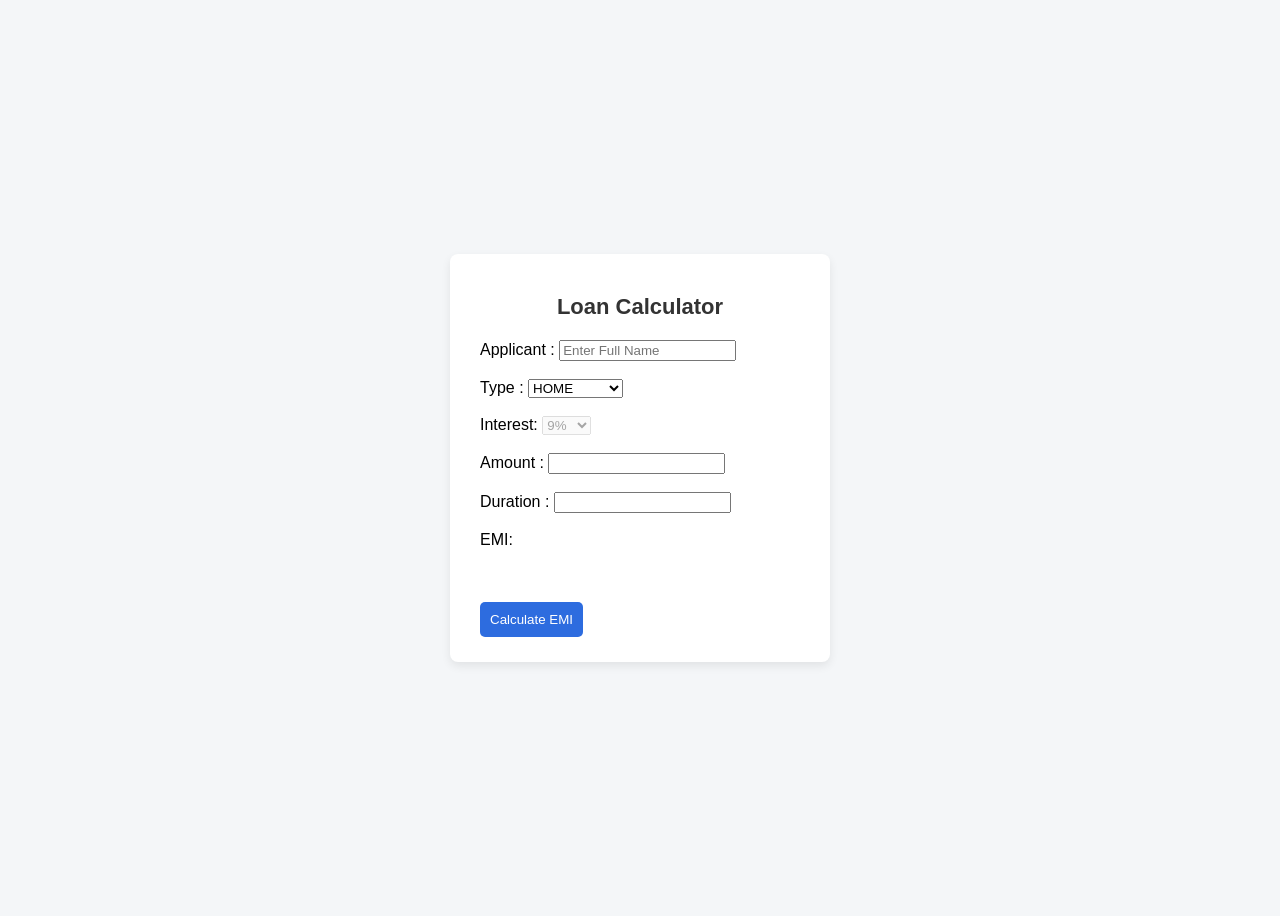
<file: assignment/index.html>
<!DOCTYPE html>
<html>
<head>
    <meta charset="UTF-8" />
    <title>Loan Calculator</title>
    <link href="style.css" rel="stylesheet"/>
    <script src="script.js"></script>
</head>
<body>
     <div id="calculator">
    <h1> Loan Calculator</h1>
    <form id="form1" onsubmit="calculateEMI(event); false">
        Applicant : <input type="text" placeholder="Enter Full Name" id="aplicant_n" required>
        <br><br>
        Type :      <select id="type" required onchange="selectInterest(this.value); setLimits(this.value)">
                       <option value="HOME">HOME</option>
                       <option value="CAR">CAR</option>
                       <option value="PERSONAL">PERSONAL</option>
                    </select>
        <br><br>
        Interest: <select id="interest" disabled >
                     <option value="9%"> 9%</option>
                     <option value="12%"> 12%</option>
                     <option value="15%">15%</option>
                  </select>
        <br><br>
        Amount : <input type="number" id="amt">
        <br><br>
        Duration : <input type="number" id="dur">
        <br><br>
        EMI: <h2 id="emi_amt"></h2>
        <br><br>
        <button type ="submit" value="Calculate EMI" id="cal">Calculate EMI</button>
    </form>
    </div>
    
</body>
</html>
</file>
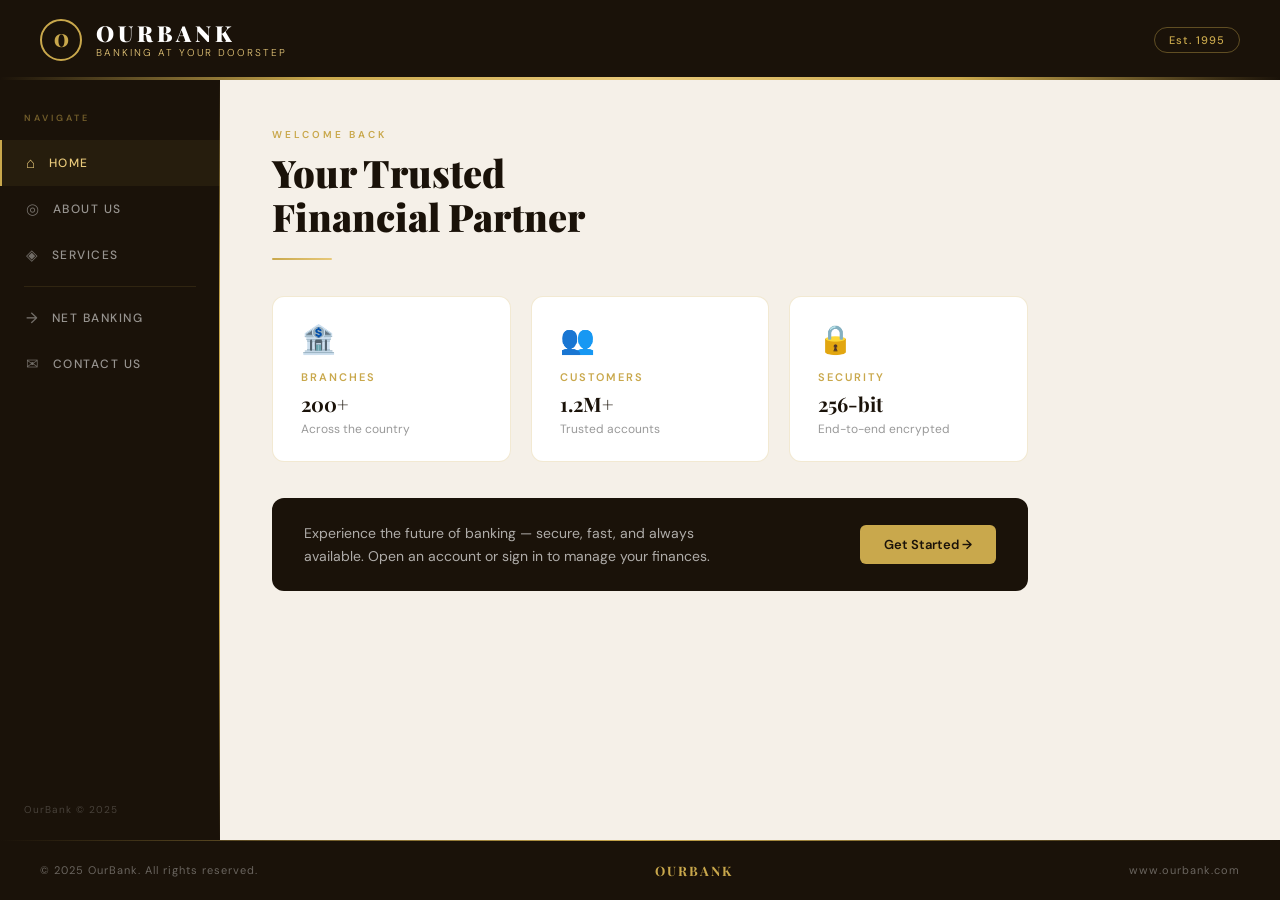
<file: assignment2/index.html>
<!DOCTYPE html>
<html lang="en">
<head>
  <meta charset="UTF-8">
  <meta name="viewport" content="width=device-width, initial-scale=1.0">
  <title>OurBank — Banking at Your Doorstep</title>
  <link href="https://fonts.googleapis.com/css2?family=Playfair+Display:wght@400;700;900&family=DM+Sans:wght@300;400;500;600&display=swap" rel="stylesheet">
  <link rel="stylesheet" href="style.css">
</head>
<body>

  <header>
    <div class="logo-wrap">
      <div class="logo-icon">O</div>
      <div class="logo-text">
        <h1>OURBANK</h1>
        <p>Banking at Your Doorstep</p>
      </div>
    </div>
    <div class="header-badge">Est. 1995</div>
  </header>

  <div class="shell">
    <nav class="sidebar">
      <div class="nav-section-label">Navigate</div>
      <a class="nav-link active" onclick="loadPage('home', this)">
        <span class="nav-icon">⌂</span> Home
      </a>
      <a class="nav-link" onclick="loadPage('about', this)">
        <span class="nav-icon">◎</span> About Us
      </a>
      <a class="nav-link" onclick="loadPage('services', this)">
        <span class="nav-icon">◈</span> Services
      </a>
      <div class="nav-divider"></div>
      <a class="nav-link" onclick="loadPage('login', this)">
        <span class="nav-icon">→</span> Net Banking
      </a>
      <a class="nav-link" onclick="loadPage('contact', this)">
        <span class="nav-icon">✉</span> Contact Us
      </a>
      <div class="sidebar-footer">OurBank © 2025</div>
    </nav>

    <div class="content-area" id="contentArea"></div>
  </div>

  <footer>
    <p>© 2025 OurBank. All rights reserved.</p>
    <div class="footer-brand">OURBANK</div>
    <p>www.ourbank.com</p>
  </footer>

  <script src="script.js"></script>
</body>
</html>
</file>
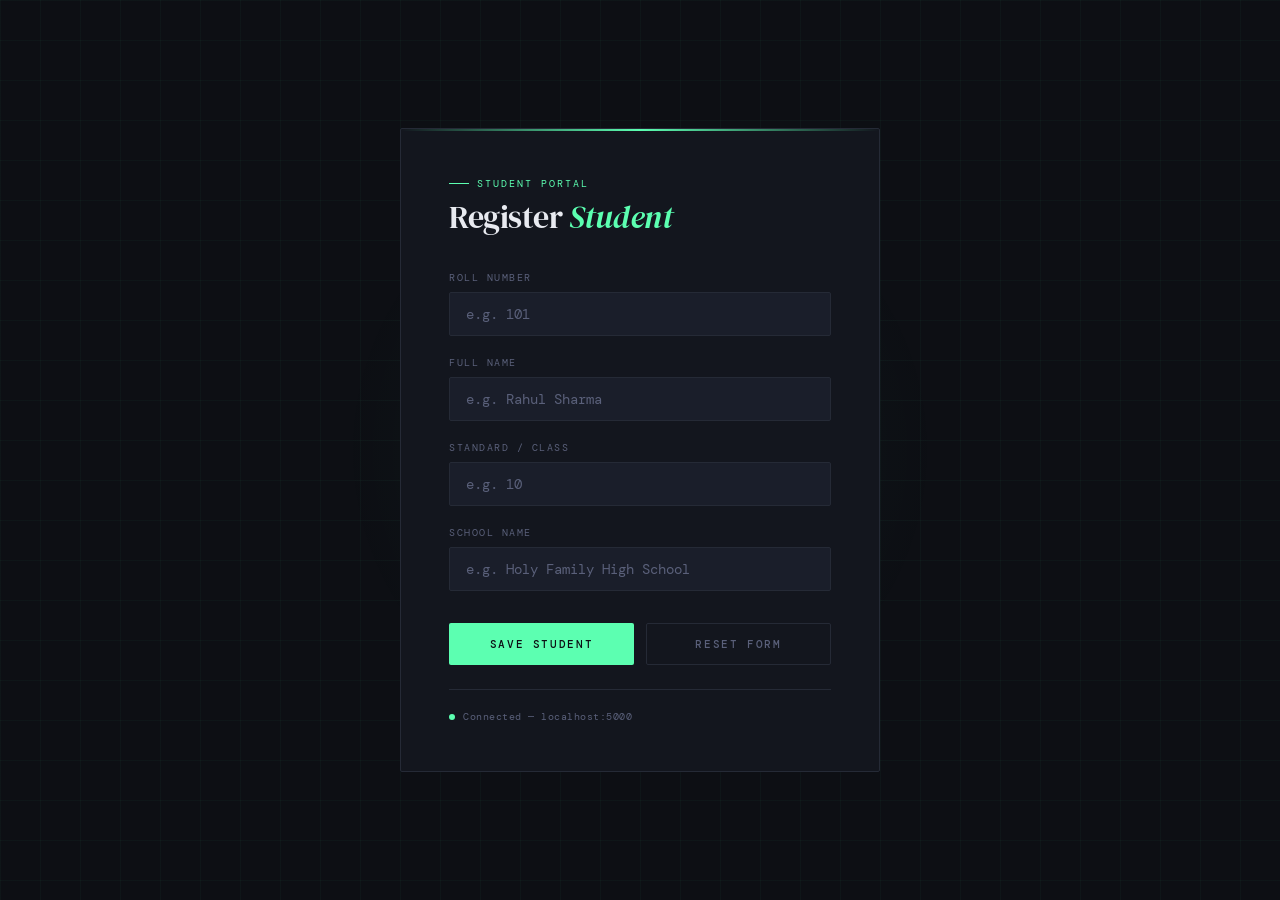
<file: Assignment_Spring/demo/src/main/webapp/index.html>
<!DOCTYPE html>
<html lang="en">
<head>
  <meta charset="UTF-8"/>
  <meta name="viewport" content="width=device-width, initial-scale=1.0"/>
  <title>Student Registration</title>
  <link href="https://fonts.googleapis.com/css2?family=DM+Serif+Display:ital@0;1&family=DM+Mono:wght@300;400;500&display=swap" rel="stylesheet"/>
  <style>
    *, *::before, *::after { box-sizing: border-box; margin: 0; padding: 0; }

    :root {
      --bg:       #0d0f14;
      --surface:  #13161e;
      --border:   #252a36;
      --accent:   #5cffb1;
      --accent2:  #ff6b6b;
      --text:     #e8eaf0;
      --muted:    #5a607a;
      --input-bg: #1a1e2a;
    }

    body {
      min-height: 100vh;
      background: var(--bg);
      display: flex;
      align-items: center;
      justify-content: center;
      font-family: 'DM Mono', monospace;
      color: var(--text);
    }

    /* Animated grid background */
    body::before {
      content: '';
      position: fixed;
      inset: 0;
      background-image:
        linear-gradient(rgba(92,255,177,0.03) 1px, transparent 1px),
        linear-gradient(90deg, rgba(92,255,177,0.03) 1px, transparent 1px);
      background-size: 40px 40px;
      animation: gridMove 20s linear infinite;
      pointer-events: none;
    }

    @keyframes gridMove {
      0%   { background-position: 0 0; }
      100% { background-position: 40px 40px; }
    }

    /* Glow blob */
    body::after {
      content: '';
      position: fixed;
      width: 600px; height: 600px;
      background: radial-gradient(circle, rgba(92,255,177,0.06) 0%, transparent 70%);
      top: 50%; left: 50%;
      transform: translate(-50%, -50%);
      pointer-events: none;
      animation: pulse 4s ease-in-out infinite;
    }

    @keyframes pulse {
      0%, 100% { opacity: 0.6; transform: translate(-50%,-50%) scale(1); }
      50%       { opacity: 1;   transform: translate(-50%,-50%) scale(1.1); }
    }

    .card {
      position: relative;
      width: 480px;
      background: var(--surface);
      border: 1px solid var(--border);
      border-radius: 2px;
      padding: 48px;
      z-index: 1;
      animation: slideUp 0.6s cubic-bezier(0.16,1,0.3,1) both;
    }

    @keyframes slideUp {
      from { opacity: 0; transform: translateY(30px); }
      to   { opacity: 1; transform: translateY(0); }
    }

    /* Top accent line */
    .card::before {
      content: '';
      position: absolute;
      top: 0; left: 0; right: 0;
      height: 2px;
      background: linear-gradient(90deg, transparent, var(--accent), transparent);
    }

    .tag {
      font-size: 10px;
      letter-spacing: 0.2em;
      text-transform: uppercase;
      color: var(--accent);
      margin-bottom: 10px;
      display: flex;
      align-items: center;
      gap: 8px;
    }

    .tag::before {
      content: '';
      width: 20px; height: 1px;
      background: var(--accent);
    }

    h1 {
      font-family: 'DM Serif Display', serif;
      font-size: 32px;
      font-weight: 400;
      line-height: 1.1;
      letter-spacing: -0.5px;
      margin-bottom: 36px;
    }

    h1 em { font-style: italic; color: var(--accent); }

    .form-group { margin-bottom: 20px; }

    label {
      display: block;
      font-size: 10px;
      letter-spacing: 0.15em;
      text-transform: uppercase;
      color: var(--muted);
      margin-bottom: 8px;
    }

    input {
      width: 100%;
      background: var(--input-bg);
      border: 1px solid var(--border);
      border-radius: 2px;
      padding: 12px 16px;
      font-family: 'DM Mono', monospace;
      font-size: 14px;
      color: var(--text);
      outline: none;
      transition: border-color 0.2s, box-shadow 0.2s, background 0.2s;
    }

    input::placeholder { color: var(--muted); }

    input:focus {
      border-color: var(--accent);
      box-shadow: 0 0 0 3px rgba(92,255,177,0.08);
      background: #1e2330;
    }

    input:hover:not(:focus) { border-color: #353b4e; }

    input.error {
      border-color: var(--accent2) !important;
      box-shadow: 0 0 0 3px rgba(255,107,107,0.08);
    }

    /* Remove number spinners */
    input[type=number]::-webkit-inner-spin-button,
    input[type=number]::-webkit-outer-spin-button { -webkit-appearance: none; }
    input[type=number] { -moz-appearance: textfield; }

    .field-error {
      font-size: 10px;
      color: var(--accent2);
      margin-top: 5px;
      letter-spacing: 0.05em;
      display: none;
    }
    .field-error.show { display: block; }

    .btn-row {
      display: grid;
      grid-template-columns: 1fr 1fr;
      gap: 12px;
      margin-top: 32px;
    }

    button {
      padding: 13px 20px;
      font-family: 'DM Mono', monospace;
      font-size: 11px;
      letter-spacing: 0.15em;
      text-transform: uppercase;
      font-weight: 500;
      border: none;
      border-radius: 2px;
      cursor: pointer;
      transition: all 0.2s;
      position: relative;
      overflow: hidden;
    }

    .btn-save {
      background: var(--accent);
      color: #0d0f14;
    }

    .btn-save:hover {
      box-shadow: 0 0 20px rgba(92,255,177,0.35);
      transform: translateY(-1px);
    }

    .btn-save:active { transform: translateY(0); }

    /* Loading state */
    .btn-save.loading { pointer-events: none; opacity: 0.7; }

    .btn-save.loading::before {
      content: '';
      position: absolute;
      width: 14px; height: 14px;
      border: 2px solid rgba(13,15,20,0.3);
      border-top-color: #0d0f14;
      border-radius: 50%;
      top: 50%; left: 50%;
      margin: -7px 0 0 -7px;
      animation: spin 0.6s linear infinite;
    }

    .btn-save.loading span { opacity: 0; }

    @keyframes spin { to { transform: rotate(360deg); } }

    .btn-reset {
      background: transparent;
      color: var(--muted);
      border: 1px solid var(--border);
    }

    .btn-reset:hover {
      border-color: var(--accent2);
      color: var(--accent2);
      box-shadow: 0 0 12px rgba(255,107,107,0.12);
      transform: translateY(-1px);
    }

    .btn-reset:active { transform: translateY(0); }

    /* Status bar */
    .status-bar {
      display: flex;
      align-items: center;
      gap: 8px;
      margin-top: 24px;
      padding-top: 20px;
      border-top: 1px solid var(--border);
      font-size: 10px;
      color: var(--muted);
      letter-spacing: 0.05em;
    }

    .dot {
      width: 6px; height: 6px;
      border-radius: 50%;
      background: var(--accent);
      flex-shrink: 0;
      animation: blink 2s ease-in-out infinite;
    }

    @keyframes blink {
      0%, 100% { opacity: 1; }
      50%       { opacity: 0.3; }
    }

    /* Toast */
    .toast {
      position: fixed;
      bottom: 32px;
      left: 50%;
      transform: translateX(-50%) translateY(80px);
      padding: 12px 28px;
      border-radius: 2px;
      font-size: 12px;
      letter-spacing: 0.05em;
      font-family: 'DM Mono', monospace;
      transition: transform 0.4s cubic-bezier(0.16,1,0.3,1), opacity 0.4s;
      opacity: 0;
      z-index: 100;
      white-space: nowrap;
    }

    .toast.show  { transform: translateX(-50%) translateY(0); opacity: 1; }
    .toast.success { background: var(--accent); color: #0d0f14; }
    .toast.error   {
      background: #1a1e2a;
      color: var(--accent2);
      border: 1px solid var(--accent2);
    }
  </style>
</head>
<body>

<div class="card">
  <div class="tag">Student Portal</div>
  <h1>Register <em>Student</em></h1>

  <form id="studentForm" novalidate>

    <div class="form-group">
      <label for="rollNo">Roll Number</label>
      <input type="number" id="rollNo" placeholder="e.g. 101" autocomplete="off"/>
      <div class="field-error" id="rollNo-error">Roll number is required</div>
    </div>

    <div class="form-group">
      <label for="name">Full Name</label>
      <input type="text" id="name" placeholder="e.g. Rahul Sharma" autocomplete="off"/>
      <div class="field-error" id="name-error">Name is required</div>
    </div>

    <div class="form-group">
      <label for="std">Standard / Class</label>
      <input type="number" id="std" placeholder="e.g. 10" autocomplete="off"/>
      <div class="field-error" id="std-error">Standard is required</div>
    </div>

    <div class="form-group">
      <label for="School">School Name</label>
      <input type="text" id="School" placeholder="e.g. Holy Family High School" autocomplete="off"/>
      <div class="field-error" id="School-error">School name is required</div>
    </div>

    <div class="btn-row">
      <button type="submit" class="btn-save" id="saveBtn">
        <span>Save Student</span>
      </button>
      <button type="button" class="btn-reset" id="resetBtn">
        Reset Form
      </button>
    </div>

  </form>

  <div class="status-bar">
    <div class="dot"></div>
    <span id="statusText">Connected — localhost:5000</span>
  </div>
</div>

<div class="toast" id="toast"></div>

<script>
  const API    = '/student/add';   // relative URL — works because HTML is served by Spring Boot
  const fields = ['rollNo', 'name', 'std', 'School'];

  // ── Validate one field ────────────────────────────────────────────
  function validate(id) {
    const input = document.getElementById(id);
    const error = document.getElementById(id + '-error');
    const empty = input.value.trim() === '';
    input.classList.toggle('error', empty);
    error.classList.toggle('show',  empty);
    return !empty;
  }

  // Live validation — clears error as user types
  fields.forEach(id =>
    document.getElementById(id).addEventListener('input', () => validate(id))
  );

  // ── Toast ─────────────────────────────────────────────────────────
  function showToast(msg, type = 'success') {
    const t = document.getElementById('toast');
    t.textContent = msg;
    t.className   = `toast ${type} show`;
    setTimeout(() => { t.className = `toast ${type}`; }, 3000);
  }

  // ── Status text helper ────────────────────────────────────────────
  function setStatus(text) {
    document.getElementById('statusText').textContent = text;
  }

  // ── Reset button ──────────────────────────────────────────────────
  document.getElementById('resetBtn').addEventListener('click', () => {
    document.getElementById('studentForm').reset();
    fields.forEach(id => {
      document.getElementById(id).classList.remove('error');
      document.getElementById(id + '-error').classList.remove('show');
    });
    setStatus('Connected — localhost:5000');
    showToast('Form cleared', 'error');
  });

  // ── Save / Submit ─────────────────────────────────────────────────
  document.getElementById('studentForm').addEventListener('submit', async (e) => {
    e.preventDefault();

    // Validate all — stop if any field empty
    if (!fields.map(validate).every(Boolean)) return;

    const payload = {
      rollNo : parseInt(document.getElementById('rollNo').value),
      name   : document.getElementById('name').value.trim(),
      std    : parseInt(document.getElementById('std').value),
      School : document.getElementById('School').value.trim()
    };

    const btn = document.getElementById('saveBtn');
    btn.classList.add('loading');
    setStatus('Saving to DB_1 & DB_2...');

    try {
      const res  = await fetch(API, {
        method  : 'POST',
        headers : { 'Content-Type': 'application/json' },
        body    : JSON.stringify(payload)
      });

      const msg = await res.text();

      if (res.ok) {
        showToast('✓ ' + msg);
        setStatus('Saved successfully to DB_1 & DB_2');
        document.getElementById('studentForm').reset();
        // Clear any leftover error states after reset
        fields.forEach(id => {
          document.getElementById(id).classList.remove('error');
          document.getElementById(id + '-error').classList.remove('show');
        });
      } else {
        showToast('✗ ' + msg, 'error');
        setStatus('Server error: ' + res.status);
      }

    } catch (err) {
      showToast('✗ Cannot reach server', 'error');
      setStatus('Connection failed — is Spring Boot running?');
    } finally {
      btn.classList.remove('loading');
    }
  });
</script>

</body>
</html>
</file>
<file: assignment/style.css>
/* Basic Reset */
* {
    box-sizing: border-box;
    font-family: Arial, sans-serif;
}

/* Center the calculator */
body {
    height: 100vh;
    display: flex;
    justify-content: center;
    align-items: center;
    background-color: #f4f6f8;
}

/* Container */
#calculator {
    background-color: white;
    padding: 25px 30px;
    width: 380px;
    border-radius: 8px;
    box-shadow: 0 4px 10px rgba(0, 0, 0, 0.08);
}

/* Heading */
#calculator h1 {
    text-align: center;
    margin-bottom: 20px;
    font-size: 22px;
    color: #333;
}

/* Form layout */
/* form {
    display: flex;
    flex-direction: column;
    gap: 12px;
} */

/* Inputs and Select */
/* input,
select {
    padding: 8px;
    border-radius: 5px;
    border: 1px solid #ccc;
    font-size: 14px;
} */

/* Button */
button {
    padding: 10px;
    border: none;
    border-radius: 5px;
    background-color: #2d6cdf;
    color: white;
    cursor: pointer;
}

button:hover {
    background-color: #1f4fbf;
}

/* EMI display */
#emi_amt {
    text-align: center;
    font-size: 20px;
    color: #2d6cdf;
    margin-top: 10px;
}
</file>
<file: assignment2/style.css>
*, *::before, *::after { box-sizing: border-box; margin: 0; padding: 0; }

:root {
  --gold: #c9a84c;
  --gold-light: #e8c97a;
  --gold-pale: #fdf6e3;
  --dark: #1a1209;
  --mid: #3d2e0e;
  --ink: #2c2010;
  --smoke: #f5f0e8;
  --white: #ffffff;
  --sidebar-w: 220px;
}

html, body {
  height: 100%;
  font-family: 'DM Sans', sans-serif;
  background: var(--smoke);
  color: var(--ink);
}

/* ── HEADER ── */
header {
  background: var(--dark);
  display: flex;
  align-items: center;
  justify-content: space-between;
  padding: 0 40px;
  height: 80px;
  position: relative;
  overflow: hidden;
}
header::after {
  content: '';
  position: absolute;
  bottom: 0; left: 0; right: 0;
  height: 3px;
  background: linear-gradient(90deg, transparent, var(--gold), var(--gold-light), var(--gold), transparent);
}
.logo-wrap { display: flex; align-items: center; gap: 14px; }
.logo-icon {
  width: 42px; height: 42px;
  border: 2px solid var(--gold);
  border-radius: 50%;
  display: flex; align-items: center; justify-content: center;
  font-family: 'Playfair Display', serif;
  font-size: 18px; font-weight: 900;
  color: var(--gold);
  flex-shrink: 0;
}
.logo-text h1 {
  font-family: 'Playfair Display', serif;
  font-size: 22px; font-weight: 900;
  letter-spacing: 4px;
  color: var(--white);
  line-height: 1;
}
.logo-text p {
  font-size: 10px; font-weight: 300;
  letter-spacing: 2px;
  color: var(--gold-light);
  text-transform: uppercase;
  margin-top: 2px;
}
.header-badge {
  font-size: 11px; font-weight: 500;
  color: var(--gold);
  letter-spacing: 1px;
  border: 1px solid rgba(201,168,76,0.4);
  padding: 5px 14px;
  border-radius: 20px;
}

/* ── LAYOUT ── */
.shell {
  display: flex;
  height: calc(100vh - 80px - 60px);
  min-height: 500px;
}

/* ── SIDEBAR ── */
nav.sidebar {
  width: var(--sidebar-w);
  background: var(--dark);
  display: flex;
  flex-direction: column;
  padding: 32px 0 24px;
  flex-shrink: 0;
  position: relative;
}
nav.sidebar::after {
  content: '';
  position: absolute;
  top: 0; right: 0; bottom: 0;
  width: 1px;
  background: linear-gradient(180deg, transparent, var(--gold) 30%, var(--gold) 70%, transparent);
}
.nav-section-label {
  font-size: 9px; font-weight: 600;
  letter-spacing: 3px;
  color: rgba(201,168,76,0.5);
  text-transform: uppercase;
  padding: 0 24px 16px;
}
.nav-link {
  display: flex;
  align-items: center;
  gap: 12px;
  padding: 13px 24px;
  text-decoration: none;
  color: rgba(255,255,255,0.55);
  font-size: 12px; font-weight: 500;
  letter-spacing: 1.5px;
  text-transform: uppercase;
  transition: all 0.25s ease;
  border-left: 2px solid transparent;
  cursor: pointer;
  position: relative;
}
.nav-link .nav-icon { font-size: 15px; opacity: 0.7; flex-shrink: 0; }
.nav-link:hover,
.nav-link.active {
  color: var(--gold-light);
  border-left-color: var(--gold);
  background: rgba(201,168,76,0.07);
}
.nav-link.active .nav-icon { opacity: 1; }
.nav-divider {
  height: 1px;
  background: rgba(201,168,76,0.12);
  margin: 8px 24px;
}
.sidebar-footer {
  margin-top: auto;
  padding: 0 24px;
  font-size: 10px;
  color: rgba(255,255,255,0.2);
  letter-spacing: 1px;
}

/* ── CONTENT AREA ── */
.content-area {
  flex: 1;
  overflow-y: auto;
  padding: 0;
  background: var(--smoke);
}
.content-area::-webkit-scrollbar { width: 4px; }
.content-area::-webkit-scrollbar-thumb { background: var(--gold); border-radius: 4px; }

/* ── PAGE INNER ── */
.page {
  padding: 48px 52px;
  max-width: 860px;
  animation: fadeUp 0.4s ease both;
}
@keyframes fadeUp {
  from { opacity: 0; transform: translateY(16px); }
  to   { opacity: 1; transform: translateY(0); }
}
.page-eyebrow {
  font-size: 10px; font-weight: 600;
  letter-spacing: 3px;
  text-transform: uppercase;
  color: var(--gold);
  margin-bottom: 10px;
}
.page-title {
  font-family: 'Playfair Display', serif;
  font-size: 38px; font-weight: 900;
  color: var(--dark);
  line-height: 1.15;
  margin-bottom: 20px;
}
.page-lead {
  font-size: 15px; font-weight: 300;
  color: #6b5c3e;
  line-height: 1.75;
  max-width: 560px;
  margin-bottom: 40px;
}
.gold-rule {
  width: 60px; height: 2px;
  background: linear-gradient(90deg, var(--gold), var(--gold-light));
  margin-bottom: 36px;
  border-radius: 1px;
}

/* ── HOME CARDS ── */
.cards-row { display: flex; gap: 20px; flex-wrap: wrap; margin-bottom: 36px; }
.card {
  background: var(--white);
  border: 1px solid rgba(201,168,76,0.25);
  border-radius: 12px;
  padding: 24px 28px;
  flex: 1; min-width: 180px;
  transition: box-shadow 0.25s, transform 0.25s;
}
.card:hover {
  box-shadow: 0 8px 32px rgba(201,168,76,0.15);
  transform: translateY(-3px);
}
.card-icon { font-size: 28px; margin-bottom: 12px; }
.card-label {
  font-size: 11px; font-weight: 600;
  letter-spacing: 2px;
  text-transform: uppercase;
  color: var(--gold);
  margin-bottom: 6px;
}
.card-value {
  font-family: 'Playfair Display', serif;
  font-size: 20px; font-weight: 700;
  color: var(--dark);
}
.card-sub { font-size: 12px; color: #999; margin-top: 4px; }

.welcome-strip {
  background: var(--dark);
  border-radius: 12px;
  padding: 24px 32px;
  color: var(--white);
  display: flex;
  align-items: center;
  justify-content: space-between;
  gap: 20px;
}
.welcome-strip p { font-size: 14px; color: rgba(255,255,255,0.65); line-height: 1.6; max-width: 420px; }
.strip-btn {
  background: var(--gold);
  color: var(--dark);
  border: none;
  padding: 11px 24px;
  border-radius: 6px;
  font-weight: 600;
  font-size: 13px;
  cursor: pointer;
  white-space: nowrap;
  transition: background 0.2s;
  font-family: 'DM Sans', sans-serif;
}
.strip-btn:hover { background: var(--gold-light); }

/* ── ABOUT ── */
.about-grid { display: grid; grid-template-columns: 1fr 1fr; gap: 20px; margin-bottom: 36px; }
.about-stat {
  background: var(--white);
  border-radius: 10px;
  border: 1px solid rgba(201,168,76,0.2);
  padding: 24px;
  text-align: center;
}
.about-stat .num {
  font-family: 'Playfair Display', serif;
  font-size: 36px; font-weight: 900;
  color: var(--dark);
}
.about-stat .lbl {
  font-size: 12px; color: #888;
  letter-spacing: 1px; text-transform: uppercase;
  margin-top: 4px;
}
.about-text { font-size: 14px; color: #5a4a2e; line-height: 1.8; }

/* ── SERVICES ── */
.services-list { display: flex; flex-direction: column; gap: 16px; }
.service-item {
  background: var(--white);
  border: 1px solid rgba(201,168,76,0.2);
  border-radius: 12px;
  padding: 22px 28px;
  display: flex;
  align-items: center;
  gap: 20px;
  transition: box-shadow 0.25s, transform 0.2s;
  cursor: default;
}
.service-item:hover {
  box-shadow: 0 6px 24px rgba(201,168,76,0.12);
  transform: translateX(4px);
}
.service-badge {
  width: 52px; height: 52px;
  background: var(--gold-pale);
  border: 1px solid rgba(201,168,76,0.35);
  border-radius: 10px;
  display: flex; align-items: center; justify-content: center;
  font-size: 24px;
  flex-shrink: 0;
}
.service-info h3 {
  font-family: 'Playfair Display', serif;
  font-size: 18px; font-weight: 700;
  color: var(--dark);
  margin-bottom: 4px;
}
.service-info p { font-size: 13px; color: #888; line-height: 1.5; }
.service-tag {
  margin-left: auto;
  font-size: 10px; font-weight: 600;
  letter-spacing: 1.5px;
  text-transform: uppercase;
  background: rgba(201,168,76,0.12);
  color: var(--gold);
  padding: 5px 12px;
  border-radius: 20px;
  white-space: nowrap;
}

/* ── AUTH ── */
.auth-wrap {
  min-height: 100%;
  display: flex;
  align-items: center;
  justify-content: center;
  padding: 48px 20px;
}
.auth-card {
  background: var(--white);
  width: 100%; max-width: 380px;
  border-radius: 16px;
  border: 1px solid rgba(201,168,76,0.25);
  padding: 44px 40px;
  box-shadow: 0 20px 60px rgba(26,18,9,0.1);
}
.auth-card .auth-logo {
  width: 48px; height: 48px;
  background: var(--dark);
  border-radius: 50%;
  display: flex; align-items: center; justify-content: center;
  font-family: 'Playfair Display', serif;
  font-size: 20px; font-weight: 900;
  color: var(--gold);
  margin: 0 auto 20px;
}
.auth-card h2 {
  font-family: 'Playfair Display', serif;
  font-size: 26px; font-weight: 700;
  text-align: center;
  color: var(--dark);
  margin-bottom: 6px;
}
.auth-card .auth-sub {
  text-align: center;
  font-size: 13px; color: #999;
  margin-bottom: 28px;
}
.field { margin-bottom: 16px; }
.field label {
  display: block;
  font-size: 11px; font-weight: 600;
  letter-spacing: 1px; text-transform: uppercase;
  color: #888;
  margin-bottom: 6px;
}
.field input {
  width: 100%;
  padding: 11px 14px;
  border: 1.5px solid #e5ddd0;
  border-radius: 8px;
  font-size: 14px;
  font-family: 'DM Sans', sans-serif;
  color: var(--ink);
  background: #fdfaf6;
  transition: border-color 0.2s, box-shadow 0.2s;
  outline: none;
}
.field input:focus {
  border-color: var(--gold);
  box-shadow: 0 0 0 3px rgba(201,168,76,0.15);
}
.auth-btn {
  width: 100%;
  padding: 13px;
  background: var(--dark);
  color: var(--gold-light);
  border: none;
  border-radius: 8px;
  font-size: 13px; font-weight: 600;
  letter-spacing: 1.5px;
  text-transform: uppercase;
  cursor: pointer;
  transition: background 0.2s, color 0.2s;
  margin-top: 8px;
  font-family: 'DM Sans', sans-serif;
}
.auth-btn:hover { background: var(--mid); color: var(--gold); }
.auth-switch {
  text-align: center;
  font-size: 13px;
  color: #aaa;
  margin-top: 20px;
}
.auth-switch span {
  color: var(--gold);
  cursor: pointer;
  font-weight: 600;
  border-bottom: 1px solid transparent;
  transition: border-color 0.2s;
}
.auth-switch span:hover { border-bottom-color: var(--gold); }

/* ── CONTACT ── */
.contact-grid { display: grid; grid-template-columns: 1fr 1fr; gap: 20px; margin-bottom: 36px; }
.contact-card {
  background: var(--white);
  border: 1px solid rgba(201,168,76,0.2);
  border-radius: 12px;
  padding: 28px;
  text-align: center;
  transition: box-shadow 0.25s;
}
.contact-card:hover { box-shadow: 0 6px 24px rgba(201,168,76,0.12); }
.contact-card .c-icon { font-size: 32px; margin-bottom: 12px; }
.contact-card .c-label {
  font-size: 11px; font-weight: 600;
  letter-spacing: 2px; text-transform: uppercase;
  color: var(--gold); margin-bottom: 8px;
}
.contact-card .c-value {
  font-family: 'Playfair Display', serif;
  font-size: 16px; color: var(--dark);
}
.hours-box {
  background: var(--dark);
  border-radius: 12px;
  padding: 28px 32px;
  color: var(--white);
  grid-column: 1 / -1;
}
.hours-box h3 {
  font-family: 'Playfair Display', serif;
  font-size: 18px; margin-bottom: 16px;
  color: var(--gold-light);
}
.hours-row {
  display: flex; justify-content: space-between;
  font-size: 13px; padding: 8px 0;
  border-bottom: 1px solid rgba(255,255,255,0.08);
  color: rgba(255,255,255,0.7);
}
.hours-row:last-child { border-bottom: none; }

/* ── FOOTER ── */
footer {
  background: var(--dark);
  height: 60px;
  display: flex;
  align-items: center;
  justify-content: space-between;
  padding: 0 40px;
  position: relative;
}
footer::before {
  content: '';
  position: absolute;
  top: 0; left: 0; right: 0;
  height: 1px;
  background: linear-gradient(90deg, transparent, var(--gold), transparent);
}
footer p {
  font-size: 11px; color: rgba(255,255,255,0.35);
  letter-spacing: 1px;
}
footer .footer-brand {
  font-family: 'Playfair Display', serif;
  font-size: 13px; font-weight: 700;
  color: var(--gold);
  letter-spacing: 2px;
}
</file>
